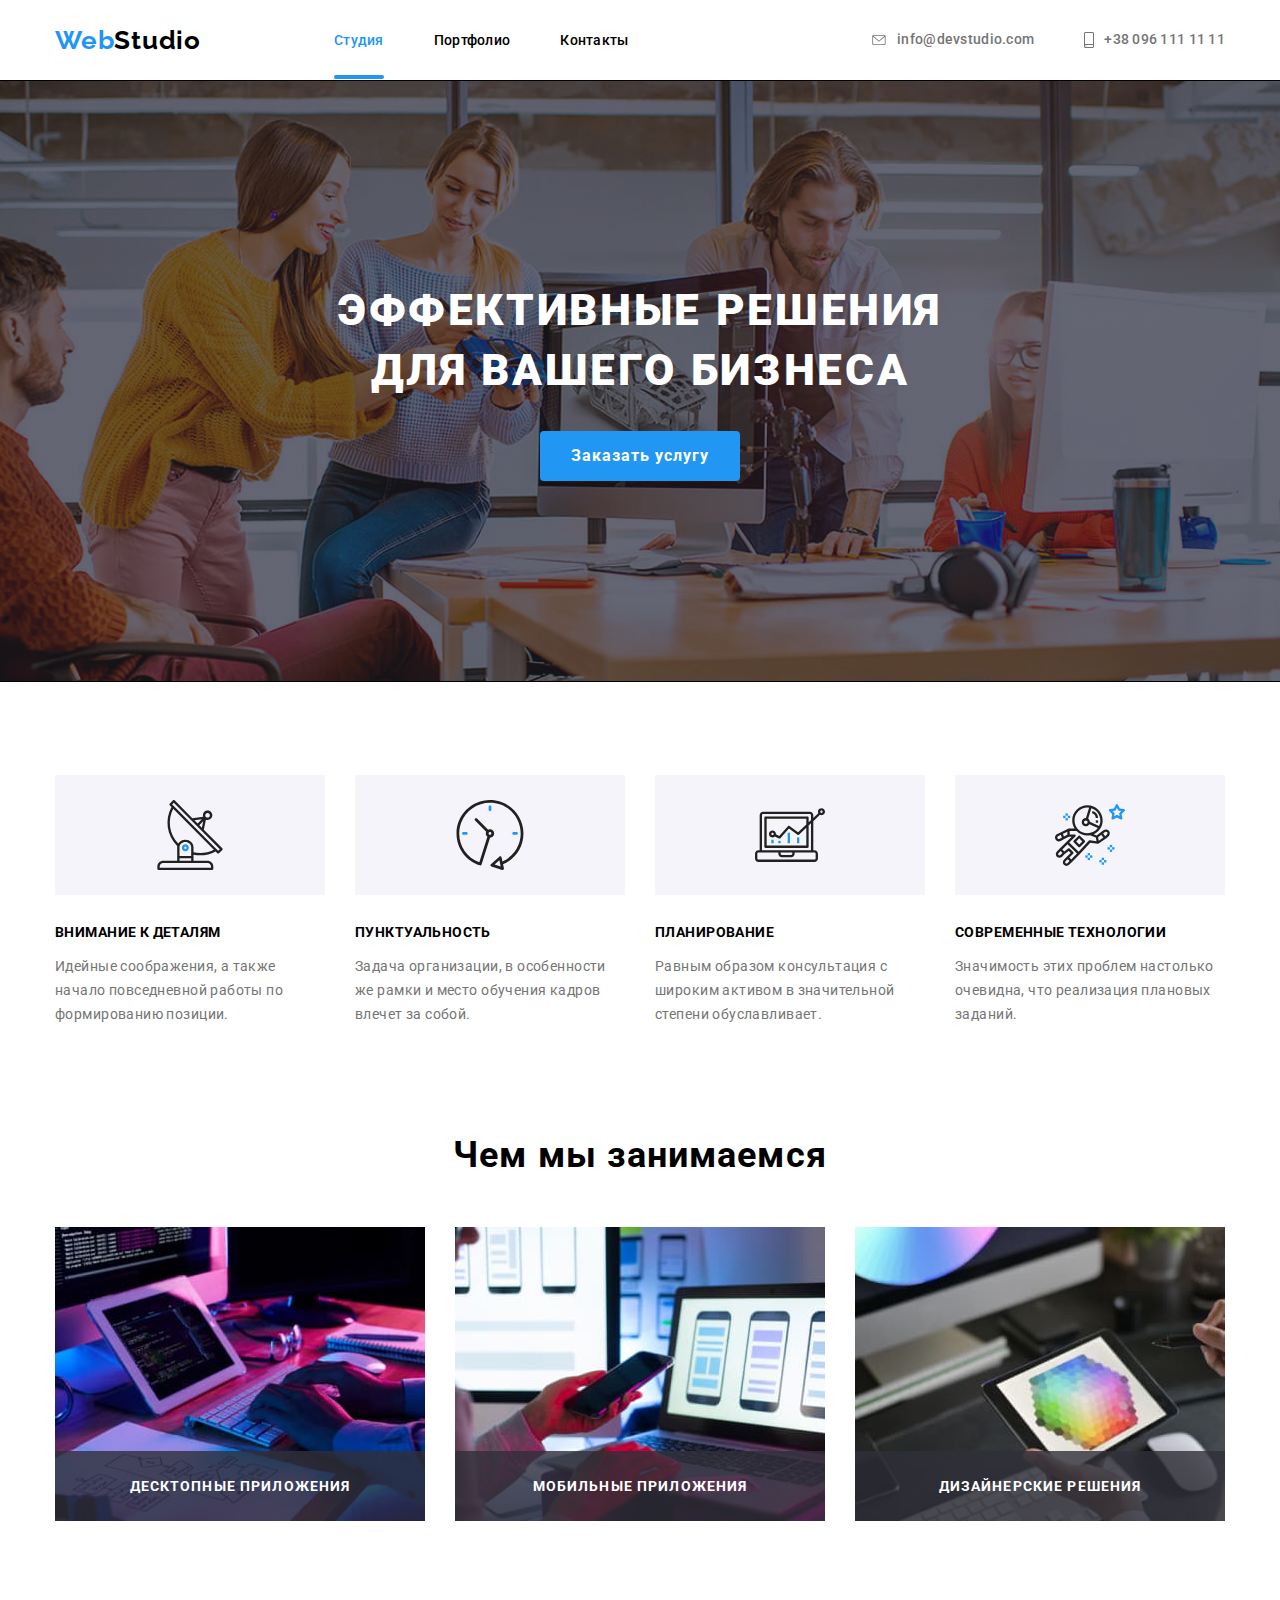
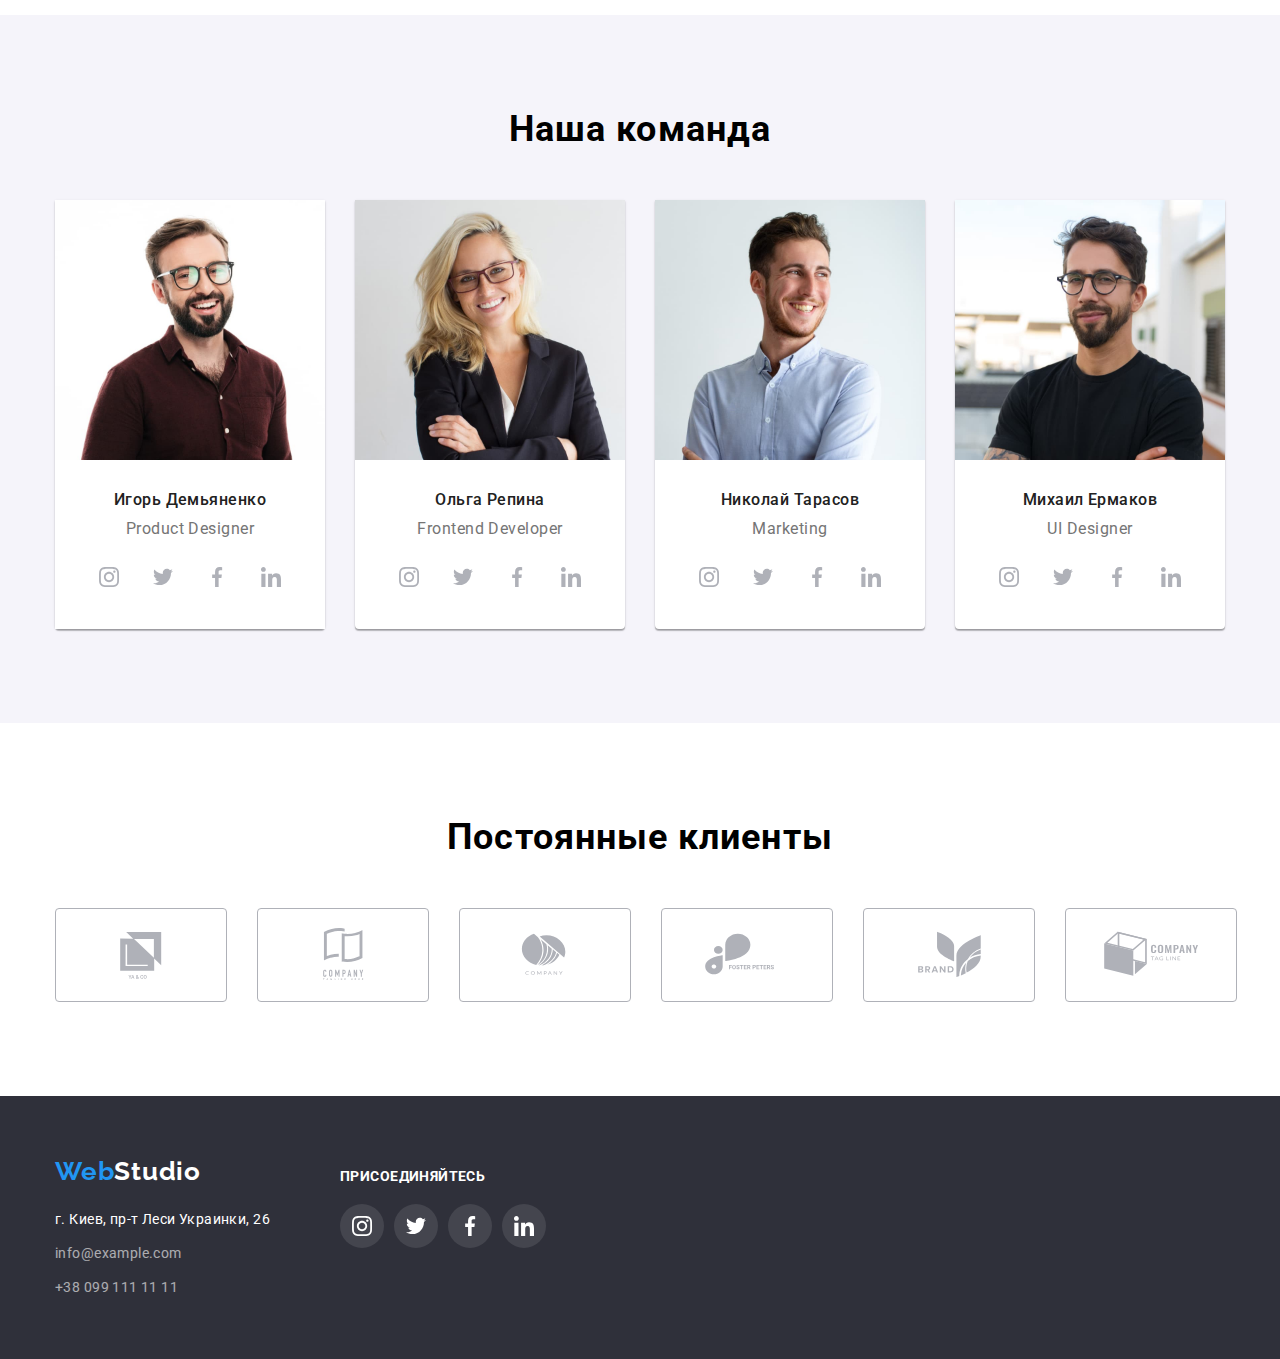
<file: index.html>
<!DOCTYPE html>
<html lang="ru">
  <head>
    <meta charset="UTF-8" />
    <meta http-equiv="X-UA-Compatible" content="IE=edge" />
    <meta name="viewport" content="width=device-width, initial-scale=1.0" />
    <title>WebStudio</title>
    <meta name="robots" content="nofollow" />
    <link rel="preconnect" href="https://fonts.gstatic.com" />
    <link
      href="https://fonts.googleapis.com/css2?family=Raleway:wght@700&family=Roboto:wght@400;500;700;900&display=swap"
      rel="stylesheet"
    />
    <link
      rel="stylesheet"
      href="https://cdnjs.cloudflare.com/ajax/libs/modern-normalize/1.0.0/modern-normalize.min.css"
    />
    <link rel="stylesheet" href="./css/styles.css" />
  </head>
  <body>
    <header class="header">
      <div class="container row">
        <div class="left-container">
          <nav class="navigation">
            <a class="logo links" href="/"
              ><span class="accent-blue">Web</span
              ><span class="accent-dark">Studio</span></a
            >
            <ul class="nav-list">
              <li class="nav-list-item">
                <a class="links nav current" href="./index.html">Студия</a>
              </li>
              <li class="nav-list-item">
                <a class="links nav" href="./portfolio.html">Портфолио</a>
              </li>
              <li class="nav-list-item">
                <a class="links nav" href="">Контакты</a>
              </li>
            </ul>
          </nav>
        </div>
        <div class="right-container">
          <ul class="contact-list">
            <li class="contact-list-item">
              <a class="links item nav top" href="mailto:info@devstudio.com">
                <svg class="contact-icons" width="16" height="10">
                  <use href="./symbol-defs.svg#icon-envelope-hover-2_c"></use>
                </svg>
                info@devstudio.com</a
              >
            </li>
            <li class="contact-list-item top">
              <a class="links item nav top" href="tel:+380961111111">
                <svg class="contact-icons" width="10" height="16">
                  <use href="./symbol-defs.svg#icon-smartphone-2-1_c"></use>
                </svg>
                +38 096 111 11 11</a
              >
            </li>
          </ul>
        </div>
      </div>
    </header>
    <main>
      <section class="dark-bg section overlay">
        <div>
          <h1 class="slogan">Эффективные решения для вашего бизнеса</h1>
          <button class="btn" data-modal-open type="button">
            Заказать услугу
          </button>
        </div>
      </section>
      <section class="section column">
        <div class="container pros" <div class="details">
          <h2 class="visually-hidden">Преимущества нашей компании</h2>
          <ul class="list">
            <li class="list-item pros">
              <h3 class="feature">Внимание к деталям</h3>
              <p class="ftr-text">
                Идейные соображения, а также начало повседневной работы по
                формированию позиции.
              </p>
            </li>
            <li class="list-item pros">
              <h3 class="feature">Пунктуальность</h3>
              <p class="ftr-text">
                Задача организации, в особенности же рамки и место обучения
                кадров влечет за собой.
              </p>
            </li>
            <li class="list-item pros">
              <h3 class="feature">Планирование</h3>
              <p class="ftr-text">
                Равным образом консультация с широким активом в значительной
                степени обуславливает.
              </p>
            </li>
            <li class="list-item pros">
              <h3 class="feature">Современные технологии</h3>
              <p class="ftr-text">
                Значимость этих проблем настолько очевидна, что реализация
                плановых заданий.
              </p>
            </li>
          </ul>
        </div>
      </section>
      <section class="section services">
        <div class="container">
          <h2 class="title">Чем мы занимаемся</h2>
          <ul class="list">
            <li class="list-item items-three">
              <div>
                <img
                  width="370"
                  src="./images/box1.jpg"
                  alt="decorative photo"
                />
                <div class="decorative">Десктопные приложения</div>
              </div>
            </li>
            <li class="list-item items-three">
              <img width="370" src="./images/box2.jpg" alt="decorative photo" />
              <div class="decorative">Мобильные приложения</div>
            </li>

            <li class="list-item items-three">
              <img width="370" src="./images/box3.jpg" alt="decorative photo" />
              <div class="decorative">Дизайнерские решения</div>
            </li>
          </ul>
        </div>
      </section>
      <section class="section bg-gray">
        <div class="container">
          <h2 class="title">Наша команда</h2>
          <ul class="list">
            <li class="list-item team">
              <img
                width="270"
                src="./images/img2.jpg"
                alt="сотрудник предприятия"
              />
              <div class="description">
                <h3 class="name">Игорь Демьяненко</h3>
                <p class="job">Product Designer</p>
                <ul class="list socials">
                  <li class="links socials">
                    <a class="media" href="/">
                      <svg class="soc-med">
                        <use href="./symbol-defs.svg#icon-instagram"></use>
                      </svg>
                    </a>
                  </li>
                  <li class="links socials">
                    <a class="media" href="/">
                      <svg class="soc-med">
                        <use href="./symbol-defs.svg#icon-twitter"></use>
                      </svg>
                    </a>
                  </li>
                  <li class="links socials">
                    <a class="media" href="/">
                      <svg class="soc-med">
                        <use href="./symbol-defs.svg#icon-facebook"></use>
                      </svg>
                    </a>
                  </li>
                  <li class="links socials">
                    <a class="media" href="/">
                      <svg class="soc-med">
                        <use href="./symbol-defs.svg#icon-linkedin"></use>
                      </svg>
                    </a>
                  </li>
                </ul>
              </div>
            </li>
            <li class="list-item team">
              <img
                width="270"
                src="./images/img3.jpg"
                alt="сотрудник предприятия"
              />
              <div class="description">
                <h3 class="name">Ольга Репина</h3>
                <p class="job">Frontend Developer</p>
                <ul class="list">
                  <li class="links socials">
                    <a class="media" href="/">
                      <svg class="soc-med">
                        <use href="./symbol-defs.svg#icon-instagram"></use>
                      </svg>
                    </a>
                  </li>
                  <li class="links socials">
                    <a class="media" href="/">
                      <svg class="soc-med">
                        <use href="./symbol-defs.svg#icon-twitter"></use>
                      </svg>
                    </a>
                  </li>
                  <li class="links socials">
                    <a class="media" href="/">
                      <svg class="soc-med">
                        <use href="./symbol-defs.svg#icon-facebook"></use>
                      </svg>
                    </a>
                  </li>
                  <li class="links socials">
                    <a class="media" href="/">
                      <svg class="soc-med">
                        <use href="./symbol-defs.svg#icon-linkedin"></use>
                      </svg>
                    </a>
                  </li>
                </ul>
              </div>
            </li>
            <li class="list-item team">
              <img
                width="270"
                src="./images/img4.jpg"
                alt="сотрудник предприятия"
              />
              <div class="description">
                <h3 class="name">Николай Тарасов</h3>
                <p class="job">Marketing</p>
                <ul class="list">
                  <li class="links socials">
                    <a class="media" href="/">
                      <svg class="soc-med">
                        <use href="./symbol-defs.svg#icon-instagram"></use>
                      </svg>
                    </a>
                  </li>
                  <li class="links socials">
                    <a class="media" href="/">
                      <svg class="soc-med">
                        <use href="./symbol-defs.svg#icon-twitter"></use>
                      </svg>
                    </a>
                  </li>
                  <li class="links socials">
                    <a class="media" href="/">
                      <svg class="soc-med">
                        <use href="./symbol-defs.svg#icon-facebook"></use>
                      </svg>
                    </a>
                  </li>
                  <li class="links socials">
                    <a class="media" href="/">
                      <svg class="soc-med">
                        <use href="./symbol-defs.svg#icon-linkedin"></use>
                      </svg>
                    </a>
                  </li>
                </ul>
              </div>
            </li>
            <li class="list-item team">
              <img
                width="270"
                src="./images/img5.jpg"
                alt="сотрудник предприятия"
              />
              <div class="description">
                <h3 class="name">Михаил Ермаков</h3>
                <p class="job">UI Designer</p>
                <ul class="list">
                  <li class="links socials">
                    <a class="media" href="/">
                      <svg class="soc-med">
                        <use href="./symbol-defs.svg#icon-instagram"></use>
                      </svg>
                    </a>
                  </li>
                  <li class="links socials">
                    <a class="media" href="/">
                      <svg class="soc-med">
                        <use href="./symbol-defs.svg#icon-twitter"></use>
                      </svg>
                    </a>
                  </li>
                  <li class="links socials">
                    <a class="media" href="/">
                      <svg class="soc-med">
                        <use href="./symbol-defs.svg#icon-facebook"></use>
                      </svg>
                    </a>
                  </li>
                  <li class="links socials">
                    <a class="media" href="/">
                      <svg class="soc-med">
                        <use href="./symbol-defs.svg#icon-linkedin"></use>
                      </svg>
                    </a>
                  </li>
                </ul>
              </div>
            </li>
          </ul>
        </div>
      </section>
      <section class="section">
        <div class="container">
          <h2 class="title">Постоянные клиенты</h2>
          <ul class="list">
            <li class="links customers">
              <a class="clients icon" href="/">
                <svg class="icon-client-1">
                  <use href="./symbol-defs.svg#icon-Client-1-4"></use>
                </svg>
              </a>
            </li>
            <li class="links customers">
              <a class="clients icon" href="/">
                <svg class="icon-client-1">
                  <use href="./symbol-defs.svg#icon-Client-2-2"></use>
                </svg>
              </a>
            </li>
            <li class="links customers">
              <a class="clients icon" href="/">
                <svg class="icon-client-1">
                  <use href="./symbol-defs.svg#icon-Client-3-2"></use>
                </svg>
              </a>
            </li>
            <li class="links customers">
              <a class="clients icon" href="/">
                <svg class="icon-client-1">
                  <use href="./symbol-defs.svg#icon-Client-4-2"></use>
                </svg>
              </a>
            </li>
            <li class="links customers">
              <a class="clients icon" href="/">
                <svg class="icon-client-1">
                  <use href="./symbol-defs.svg#icon-Client-5-2"></use>
                </svg>
              </a>
            </li>
            <li class="links customers">
              <a class="clients icon" href="/">
                <svg class="icon-client-1">
                  <use href="./symbol-defs.svg#icon-Client-6-2"></use>
                </svg>
              </a>
            </li>
          </ul>
        </div>
      </section>
    </main>
    <footer class="footer footer-content">
      <div class="container row">
        <div class="info">
          <a class="logo links" href="/"
            ><span class="accent-blue">Web</span
            ><span class="accent-white">Studio</span></a
          >
          <address class="address">
            <p class="location">г. Киев, пр-т Леси Украинки, 26</p>
            <div class="contact">
              <a class="links" href="mailto:info@example.com"
                >info@example.com</a
              >
            </div>
            <a class="links contact" href="tel:+380991111111"
              >+38 099 111 11 11</a
            >
          </address>
        </div>
        <div class="footer-socials">
          <h2 class="join">Присоединяйтесь</h2>
          <ul class="list">
            <li>
              <a href="" class="footer-icons">
                <svg class="ft-ic" width="20" height="20">
                  <use href="./symbol-defs.svg#icon-instagram"></use>
                </svg>
              </a>
            </li>
            <li>
              <a href="" class="footer-icons">
                <svg class="ft-ic" width="20" height="20">
                  <use href="./symbol-defs.svg#icon-twitter"></use>
                </svg>
              </a>
            </li>
            <li>
              <a href="" class="footer-icons"
                ><svg class="ft-ic" width="20" height="20">
                  <use href="./symbol-defs.svg#icon-facebook"></use>
                </svg>
              </a>
            </li>
            <li>
              <a href="" class="footer-icons">
                <svg class="ft-ic" width="20" height="20">
                  <use href="./symbol-defs.svg#icon-linkedin"></use>
                </svg>
              </a>
            </li>
          </ul>
        </div>
      </div>
    </footer>
    <div class="backdrop is-hidden" data-backdrop>
      <div class="modal">
        <button class="modal-close" data-modal-close type="button">
          <svg class="modal-icon" width="18" height="18">
            <use href="./symbol-defs.svg#close-button"></use>
          </svg>
        </button>
      </div>
    </div>
    <script src="./js/modal.js"></script>
  </body>
</html>
</file>
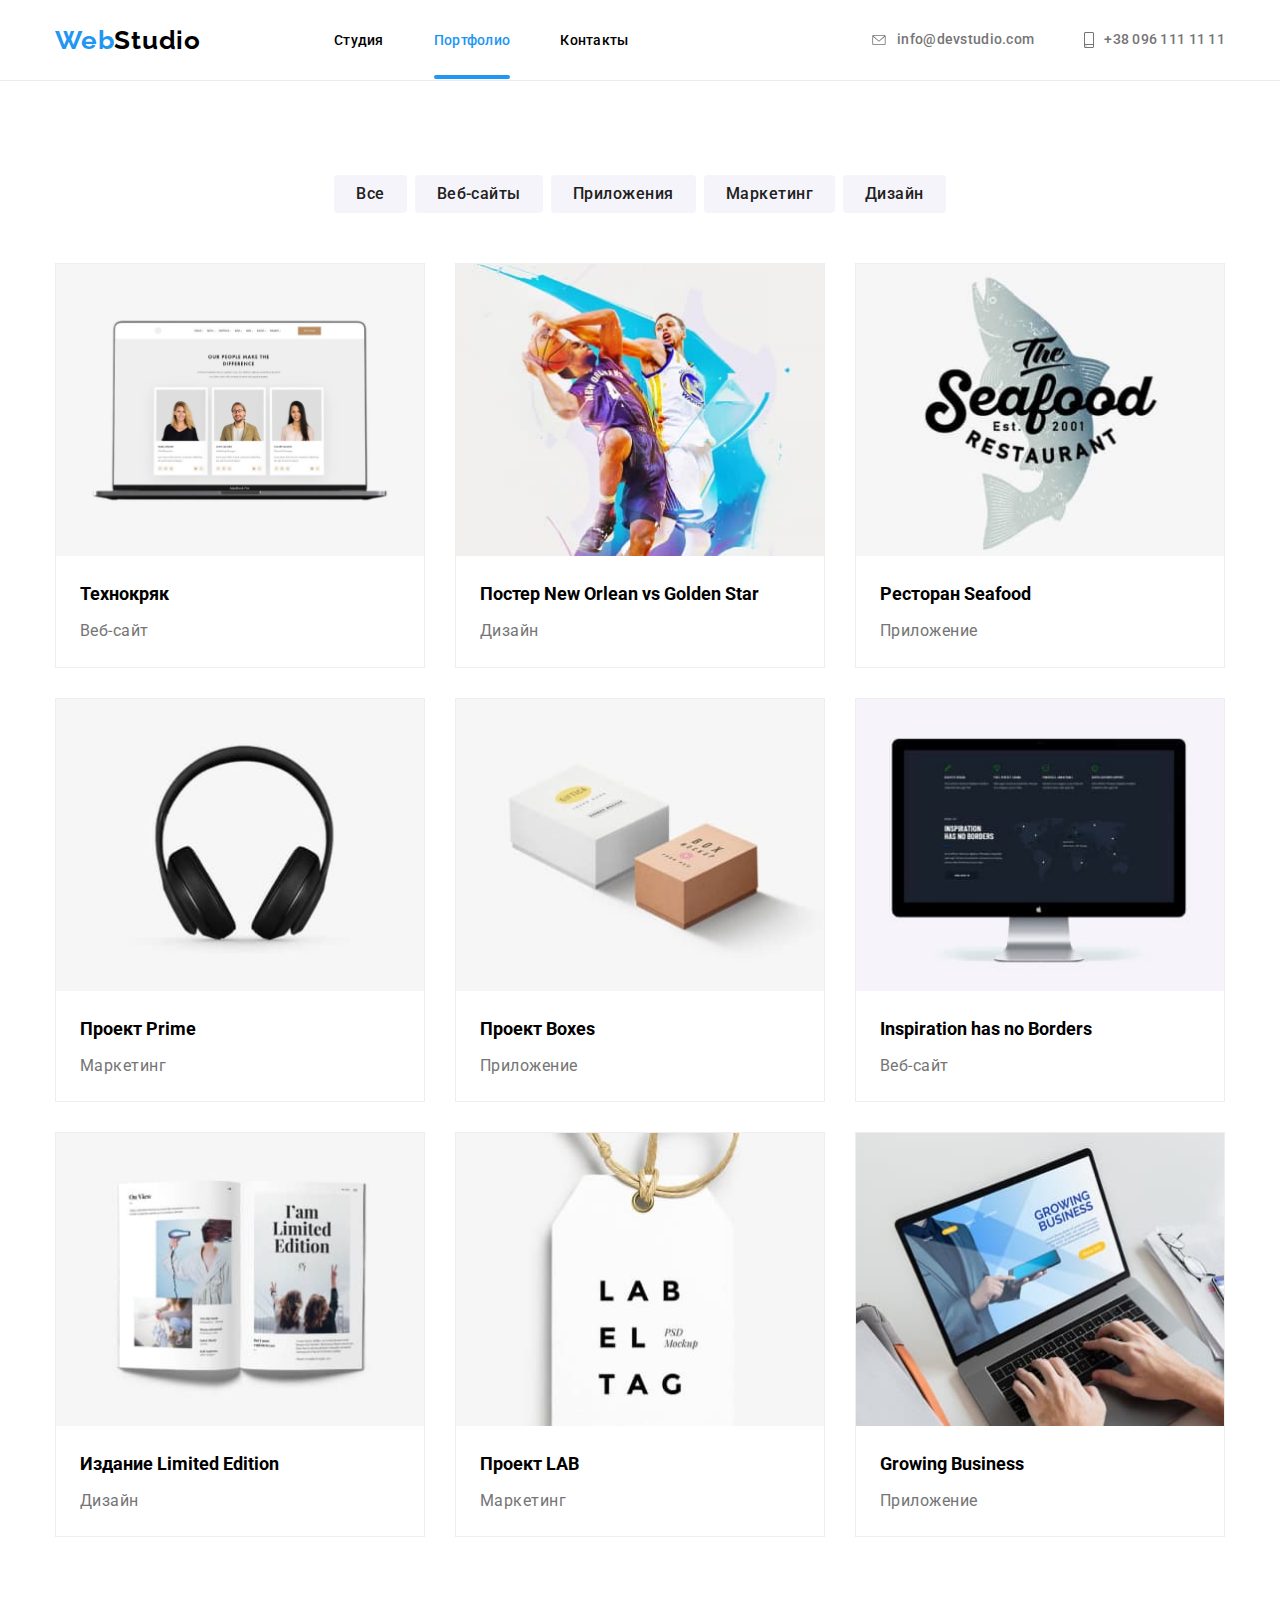
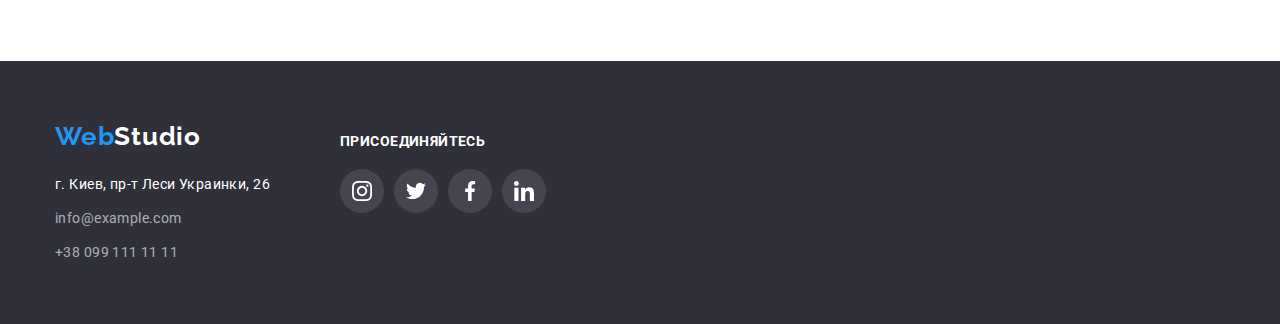
<file: portfolio.html>
<!DOCTYPE html>
<html lang="en">
  <head>
    <meta charset="UTF-8" />
    <meta http-equiv="X-UA-Compatible" content="IE=edge" />
    <meta name="viewport" content="width=device-width, initial-scale=1.0" />
    <title>Portfolio</title>
    <link rel="preconnect" href="https://fonts.gstatic.com" />
    <meta name="robots" content="nofollow" />
    <link rel="preconnect" href="https://fonts.gstatic.com" />
    <link
      href="https://fonts.googleapis.com/css2?family=Raleway:wght@700&family=Roboto:wght@400;500;700;900&display=swap"
      rel="stylesheet"
    />
    <link
      rel="stylesheet"
      href="https://cdnjs.cloudflare.com/ajax/libs/modern-normalize/1.0.0/modern-normalize.min.css"
    />
    <link rel="stylesheet" href="./css/styles.css" />
  </head>
  <body>
    <header class="header">
      <div class="container row">
        <div class="left-container">
          <nav class="navigation">
            <a class="logo links" href="/"
              ><span class="accent-blue">Web</span
              ><span class="accent-dark">Studio</span></a
            >
            <ul class="nav-list">
              <li class="nav-list-item">
                <a class="links nav" href="./index.html">Студия</a>
              </li>
              <li class="nav-list-item">
                <a class="links nav current" href="./portfolio.html"
                  >Портфолио</a
                >
              </li>
              <li class="nav-list-item">
                <a class="links nav" href="">Контакты</a>
              </li>
            </ul>
          </nav>
        </div>
        <div class="right-container">
          <ul class="contact-list">
            <li class="contact-list-item">
              <a class="links item nav top" href="mailto:info@devstudio.com">
                <svg class="contact-icons" width="16" height="10">
                  <use href="./symbol-defs.svg#icon-envelope-hover-2_c"></use>
                </svg>
                info@devstudio.com</a
              >
            </li>
            <li class="contact-list-item top">
              <a class="links item nav top" href="tel:+380961111111">
                <svg class="contact-icons" width="10" height="16">
                  <use href="./symbol-defs.svg#icon-smartphone-2-1_c"></use>
                </svg>
                +38 096 111 11 11</a
              >
            </li>
          </ul>
        </div>
      </div>
    </header>
    <main>
      <section class="section">
        <div class="container column">
          <ul class="list menu">
            <li><button class="btn filters" type="button">Все</button></li>
            <li>
              <button class="btn filters" type="button">Веб-сайты</button>
            </li>
            <li>
              <button class="btn filters" type="button">Приложения</button>
            </li>
            <li>
              <button class="btn filters" type="button">Маркетинг</button>
            </li>
            <li><button class="btn filters" type="button">Дизайн</button></li>
          </ul>
          <div class="cards">
            <ul class="list">
              <li>
                <a class="links pj-card" href="">
                  <div class="bg-overlay">
                    <img width="370" src="./images/img6.jpg" alt="poster" />
                    <div class="card-backdrop">
                      <p>
                        Технокряк это современная площадка распространения
                        коронавируса. Компании используют эту платформу для
                        цифрового шпионажа и атак на защищённые сервера
                        конкурентов.
                      </p>
                    </div>
                  </div>
                  <div class="description">
                    <h3 class="project">Технокряк</h3>
                    <p class="project-type">Веб-сайт</p>
                  </div>
                </a>
              </li>
              <li>
                <a class="links pj-card" href="">
                  <div class="bg-overlay">
                    <img width="370" src="./images/img7.jpg" alt="poster" />
                    <div class="card-backdrop">
                      <p>
                        Технокряк это современная площадка распространения
                        коронавируса. Компании используют эту платформу для
                        цифрового шпионажа и атак на защищённые сервера
                        конкурентов.
                      </p>
                    </div>
                  </div>
                  <div class="description">
                    <h3 class="project">Постер New Orlean vs Golden Star</h3>
                    <p class="project-type">Дизайн</p>
                  </div>
                </a>
              </li>
              <li>
                <a class="links pj-card" href="">
                  <div class="bg-overlay">
                    <img width="370" src="./images/img8.jpg" alt="restaurant" />
                    <div class="card-backdrop">
                      <p>
                        Технокряк это современная площадка распространения
                        коронавируса. Компании используют эту платформу для
                        цифрового шпионажа и атак на защищённые сервера
                        конкурентов.
                      </p>
                    </div>
                  </div>
                  <div class="description">
                    <h3 class="project">Ресторан Seafood</h3>
                    <p class="project-type">Приложение</p>
                  </div>
                </a>
              </li>
              <li>
                <a class="links pj-card" href="">
                  <div class="bg-overlay">
                    <img width="370" src="./images/img9.jpg" alt="project" />
                    <div class="card-backdrop">
                      <p>
                        Технокряк это современная площадка распространения
                        коронавируса. Компании используют эту платформу для
                        цифрового шпионажа и атак на защищённые сервера
                        конкурентов.
                      </p>
                    </div>
                  </div>
                  <div class="description">
                    <h3 class="project">Проект Prime</h3>
                    <p class="project-type">Маркетинг</p>
                  </div>
                </a>
              </li>
              <li>
                <a class="links pj-card" href="">
                  <div class="bg-overlay">
                    <img
                      width="370"
                      src="./images/img10.jpg"
                      alt="application"
                    />
                    <div class="card-backdrop">
                      <p>
                        Технокряк это современная площадка распространения
                        коронавируса. Компании используют эту платформу для
                        цифрового шпионажа и атак на защищённые сервера
                        конкурентов.
                      </p>
                    </div>
                  </div>
                  <div class="description">
                    <h3 class="project">Проект Boxes</h3>
                    <p class="project-type">Приложение</p>
                  </div>
                </a>
              </li>
              <li>
                <a class="links pj-card" href="">
                  <div class="bg-overlay">
                    <img width="370" src="./images/img11.jpg" alt="website" />
                    <div class="card-backdrop">
                      <p>
                        Технокряк это современная площадка распространения
                        коронавируса. Компании используют эту платформу для
                        цифрового шпионажа и атак на защищённые сервера
                        конкурентов.
                      </p>
                    </div>
                  </div>
                  <div class="description">
                    <h3 class="project">Inspiration has no Borders</h3>
                    <p class="project-type">Веб-сайт</p>
                  </div></a
                >
              </li>
              <li>
                <a class="links pj-card" href="">
                  <div class="bg-overlay">
                    <img width="370" src="./images/img12.jpg" alt="design" />
                    <div class="card-backdrop">
                      <p>
                        Технокряк это современная площадка распространения
                        коронавируса. Компании используют эту платформу для
                        цифрового шпионажа и атак на защищённые сервера
                        конкурентов.
                      </p>
                    </div>
                  </div>
                  <div class="description">
                    <h3 class="project">Издание Limited Edition</h3>
                    <p class="project-type">Дизайн</p>
                  </div></a
                >
              </li>
              <li>
                <a class="links pj-card" href="">
                  <div class="bg-overlay">
                    <img width="370" src="./images/img13.jpg" alt="Marketing" />
                    <div class="card-backdrop">
                      <p>
                        Технокряк это современная площадка распространения
                        коронавируса. Компании используют эту платформу для
                        цифрового шпионажа и атак на защищённые сервера
                        конкурентов.
                      </p>
                    </div>
                  </div>
                  <div class="description">
                    <h3 class="project">Проект LAB</h3>
                    <p class="project-type">Маркетинг</p>
                  </div></a
                >
              </li>
              <li>
                <a class="links pj-card" href="">
                  <div class="bg-overlay">
                    <img
                      width="370"
                      src="./images/img14.jpg"
                      alt="restaurant-logo"
                    />
                    <div class="card-backdrop">
                      <p>
                        Технокряк это современная площадка распространения
                        коронавируса. Компании используют эту платформу для
                        цифрового шпионажа и атак на защищённые сервера
                        конкурентов.
                      </p>
                    </div>
                  </div>
                  <div class="description">
                    <h3 class="project">Growing Business</h3>
                    <p class="project-type">Приложение</p>
                  </div></a
                >
              </li>
            </ul>
          </div>
        </div>
      </section>
    </main>
    <footer class="footer footer-content">
      <div class="container row">
        <div class="info">
          <a class="logo links" href="/"
            ><span class="accent-blue">Web</span
            ><span class="accent-white">Studio</span></a
          >
          <address class="address">
            <p class="location">г. Киев, пр-т Леси Украинки, 26</p>
            <div class="contact">
              <a class="links" href="mailto:info@example.com"
                >info@example.com</a
              >
            </div>
            <a class="links contact" href="tel:+380991111111"
              >+38 099 111 11 11</a
            >
          </address>
        </div>
        <div class="footer-socials">
          <h2 class="join">Присоединяйтесь</h2>
          <ul class="list">
            <li>
              <a href="" class="footer-icons">
                <svg class="ft-ic" width="20" height="20">
                  <use href="./symbol-defs.svg#icon-instagram"></use>
                </svg>
              </a>
            </li>
            <li>
              <a href="" class="footer-icons">
                <svg class="ft-ic" width="20" height="20">
                  <use href="./symbol-defs.svg#icon-twitter"></use>
                </svg>
              </a>
            </li>
            <li>
              <a href="" class="footer-icons"
                ><svg class="ft-ic" width="20" height="20">
                  <use href="./symbol-defs.svg#icon-facebook"></use>
                </svg>
              </a>
            </li>
            <li>
              <a href="" class="footer-icons">
                <svg class="ft-ic" width="20" height="20">
                  <use href="./symbol-defs.svg#icon-linkedin"></use>
                </svg>
              </a>
            </li>
          </ul>
        </div>
      </div>
    </footer>
  </body>
</html>
</file>
<file: css/styles.css>
:root {
  --main-text-cl: #757575;
  --title-cl: #212121;
  --accent-cl: #2196f3;
  --accent-dark: #000000;

  --dark-bg: #2f303a;
  --light-bg: #f5f4fa;
  --white-bg: #ffffff;

  --main-font: "Roboto", sans-serif;
  --logo-font: "Raleway", sans-serif;
}
body {
  font-family: "Roboto", sans-serif;
  font-display: swap;
  font-family: var(--main-font);
  font-display: swap;
}
h1,
h2,
h3,
p {
  margin-top: 0;
}
html {
  box-sizing: border-box;
}
img {
  display: block;
  max-width: 100%;
  width: 100%;
  height: auto;
}
main {
  width: 100%;
}
* *::before *::after {
  box-sizing: inherit;
}
.bg-gray {
  background-color: var(--light-bg);
}
.container {
  width: 1200px;
  height: 100%;
  padding: 0 15px 0 15px;
  margin: 0 auto;
}
.container.pros {
  align-items: center;
  justify-content: center;
}
.container.row {
  flex-direction: row;
  display: flex;
}
.container .left-container,
.container .right-container {
  width: 100%;
}
.right-container {
  display: flex;
  align-items: center;
}
.navigation {
  display: flex;
  align-items: center;
}
.nav-list {
  display: flex;
  width: 100%;
  margin-left: 93px;
}
.nav-list-item {
  list-style: none;
  margin: 0;
  padding: 0;
  margin-right: 50px;
}
.nav-list-item:last-child {
  margin-right: 0;
}
.contact-list {
  display: flex;
  justify-content: flex-end;
  width: 100%;
}
.contact-list-item {
  list-style: none;
  margin: 0;
  padding: 0;
  margin-right: 50px;
}
.contact-list-item:last-child {
  margin-right: 0;
}
.header {
  border-bottom: 1px solid #ececec;
}
.section {
  padding: 94px 0 94px 0;
  display: flex;
  align-items: center;
  justify-content: center;
}
.services {
  padding: 0 0 94px 0;
}
.logo {
  font-family: var(--logo-font);
  font-weight: 700;
  font-size: 26px;
  line-height: 1.2;
  letter-spacing: 0.03em;
}
.header .logo {
  margin-top: 25px;
  margin-bottom: 24px;
}
.accent-dark {
  color: var(--accent-cl);
  text-align: center;
}
.slogan {
  max-width: 690px;
  font-weight: 900;
  font-size: 44px;
  line-height: 1.36;
  color: var(--white-bg);
  letter-spacing: 0.06em;
  text-transform: uppercase;
  margin: auto;
  padding-bottom: 30px;
}
.btn {
  vertical-align: bottom;
  font-family: inherit;
  font-weight: 700;
  font-size: 16px;
  letter-spacing: 0.06em;
  background-color: var(--accent-cl);
  color: #ffffff;
  cursor: pointer;
  min-width: 200px;
  min-height: 50px;
  border-radius: 4px;
  border: none;
  transition-property: color, background-color;
  transition-duration: 250ms;
  transition-timing-function: cubic-bezier(0.4, 0, 0.2, 1);
}
.nav {
  font-weight: 500;
  font-size: 14px;
  line-height: 1.14;
  letter-spacing: 0.02em;
}
a.links.nav.current {
  color: var(--accent-cl);
}
a.links.nav.current::after {
  position: absolute;
  content: "";
  display: block;
  bottom: 0;
  background-color: var(--accent-cl);
  width: 100%;
  height: 4px;
  border-radius: 2px;
  margin-bottom: -31px;
}

.list-item.items-three {
  position: relative;
}
.decorative {
  position: absolute;
  display: block;
  bottom: 0;
  left: 0;
  text-align: center;
  height: 70px;
  width: 100%;
  background-color: rgba(47, 48, 58, 0.8);
  text-transform: uppercase;
  color: var(--white-bg);
  padding-top: 27px;
  padding-bottom: 27px;
  font-weight: 700;
  font-size: 14px;
  letter-spacing: 1.14px;
  font-family: var(--main-font);
  cursor: pointer;
}
.links {
  color: inherit;
  text-decoration: none;
  list-style: none;
  position: relative;
  transition-property: color;
  transition-duration: 250ms;
  transition-timing-function: cubic-bezier(0.4, 0, 0.2, 1);
}
.links:hover,
.links:focus {
  color: var(--accent-cl);
}
.item {
  color: var(--main-text-cl);
}
.list {
  display: flex;
  list-style: none;
  margin: 0;
  padding: 0;
}
.list-item {
  flex-basis: calc((100% - 90px) / 4);
  margin-right: 30px;
  display: flex;
  flex-direction: column;
}
.list-item.team {
  box-shadow: 0px 1px 3px rgba(0, 0, 0, 0.12), 0px 1px 1px rgba(0, 0, 0, 0.14),
    0px 2px 1px rgba(0, 0, 0, 0.2);
  border-radius: 0px 0px 4px 4px;
  background-color: white;
}
.list-item.items-three {
  flex-basis: calc((100% - 60px) / 3);
}
.list-item:last-child {
  margin-right: 0;
}
.list-item .description {
  background-color: var(--white-bg);
  display: flex;
  flex-direction: column;
  justify-content: center;
  align-items: center;
}
.list-item .description h3 {
  margin-top: 30px;
  margin-bottom: 10px;
}
.list-item .description p {
  margin-bottom: 16px;
}
.visually-hidden {
  position: absolute !important;
  clip: rect(1px 1px 1px 1px);
  clip: rect(1px, 1px, 1px, 1px);
  padding: 0 !important;
  border: 0 !important;
  height: 1px !important;
  width: 1px !important;
  overflow: hidden;
}
.feature {
  font-weight: 700;
  font-size: 14px;
  line-height: 1.14;
  letter-spacing: 0.03em;
  text-transform: uppercase;
}
.ftr-text {
  color: var(--main-text-cl);
  font-size: 14px;
  line-height: 1.71;
  letter-spacing: 0.03em;
}
.dark-bg {
  text-align: center;
  color: var(--white-bg);
  background-color: var(--dark-bg);
  height: 600px;
}
.accent-white {
  color: var(--white-bg);
}
.title {
  font-weight: 700;
  font-size: 36px;
  line-height: 1.16;
  letter-spacing: 0.03em;
  text-align: center;
  margin: 0;
  padding-bottom: 50px;
}
.name {
  color: var(--title-cl);
  font-weight: 500;
  font-size: 16px;
  line-height: 1.19;
  letter-spacing: 0.03em;
}
.job {
  color: var(--main-text-cl);
  font-size: 16px;
  line-height: 1.19;
  letter-spacing: 0.03em;
}
.footer {
  background-color: var(--dark-bg);
  color: var(--white-bg);
  font-weight: 400;
  font-size: 14px;
  line-height: 1.7;
  align-items: center;
  padding: 60px 0 60px 0;
}
.accent-blue {
  color: var(--accent-cl);
}
.footer .container {
  justify-content: flex-start;
  align-items: flex-start;
}

.footer .address {
  font-style: inherit;
  color: var(--white-bg);
  margin-top: 20px;
  text-align: initial;
}
.footer .location {
  color: var(--white-bg);
  font-size: 14px;
  letter-spacing: 0.03em;
  margin-bottom: 10px;
  white-space: nowrap;
}
.footer .contact {
  color: var(--white-bg);
  opacity: 0.6;
  font-size: 14px;
  letter-spacing: 0.03em;
  margin-bottom: 10px;
}
.accent-dark {
  color: var(--accent-dark);
}
.links:hover,
.links:focus {
  color: var(--accent-cl);
}

/* Стили страницы Portfolio */
.project {
  font-weight: 700;
  font-size: 18px;
  line-height: 2;
}
.pj-card:hover,
.pj-card:focus {
  box-shadow: 0px 1px 1px rgba(0, 0, 0, 0.12), 0px 4px 4px rgba(0, 0, 0, 0.06),
    1px 4px 6px rgba(0, 0, 0, 0.16);
}

.filters {
  font-weight: 500;
  letter-spacing: 0.03em;
  line-height: 1.6;
  background-color: var(--light-bg);
  color: var(--title-cl);
}
.btn.filters:hover,
.btn.filters:focus,
.btn.filters:active {
  background-color: var(--accent-cl);
  color: var(--white-bg);
  transition-property: color, background-color;
  transition-duration: 250ms;
  transition-timing-function: cubic-bezier(0.4, 0, 0.2, 1);
}
.project-type {
  color: var(--main-text-cl);
  font-size: 16px;
  line-height: 1.9;
  letter-spacing: 0.03em;
  margin: 0;
}

.list.menu {
  padding: 0px 210px 0px 210px;
  width: 100%;
  display: flex;
  justify-content: center;
  margin-bottom: 50px;
}
.btn.filters {
  min-width: auto;
  min-height: auto;
  padding: 6px 22px;
  border-radius: 4px;
  border: 0;
}
.btn:hover,
.btn:focus {
  background-color: var(--main-text-cl);
  box-shadow: 0px 4px 4px 0px #00000026;
  background-color: var(--accent-cl);
  box-shadow: 0px 3px 1px rgb(0 0 0 / 10%), 0px 1px 2px rgb(0 0 0 / 8%),
    0px 2px 2px rgb(0 0 0 / 12%);
}
.list.menu li:not(:last-child) {
  padding-right: 8px;
}
.cards .list {
  display: flex;
  flex-wrap: wrap;
}
.cards .list li {
  flex-basis: calc((100% - 60px) / 3);
  margin-right: 30px;
  border-bottom: solid 1px;
  display: flex;
  flex-direction: column;
  border: 1px solid #eeeeee;
  margin-bottom: 30px;
}
.cards .list li:nth-child(3n + 3) {
  margin-right: 0px;
}
.links .description {
  padding: 20px 24px;
  text-align: initial;
}
.links .description .project {
  margin-bottom: 4px;
}

.dark-bg.section {
  padding: 200px 0 200px 0;
}
.overlay {
  width: 100%;
  max-width: 1600px;
  height: 600px;
  margin: auto;
  background-size: cover;
  background-repeat: no-repeat;
  background-position: center;
  outline: 1px solid black;
  background-image: linear-gradient(
      rgba(47, 48, 58, 0.4),
      rgba(47, 48, 58, 0.4)
    ),
    url("../images/img (16).jpg");
}
.list-item.pros::before {
  display: block;
  content: "";
  height: 120px;
  width: 270px;
  background-size: contain;
  background-repeat: no-repeat;
  background-position: center;
  background-color: #f5f4fa;
  margin-bottom: 30px;
}
.list-item.pros:nth-child(1):before {
  background-image: url(../images/Group\ 1.svg);
}
.list-item.pros:nth-child(2):before {
  background-image: url(../images/Group\ 2.svg);
}
.list-item.pros:nth-child(3):before {
  background-image: url(../images/Group\ 3.svg);
}
.list-item.pros:nth-child(4):before {
  background-image: url(../images/Group\ 4.svg);
}

.clients {
  display: inline-flex;
  flex-direction: row;
  content: "";
  height: 92px;
  width: 170px;
}
.container.clients {
  display: flex;
}
.clients:last-child {
  margin-right: 0px;
}
.list .links {
  flex-basis: calc((100% - 150px) / 6);
  margin-right: 30px;
}
.list .links:last-child {
  margin-right: 0;
}
.icon-client-1 {
  width: 170px;
  height: 92px;
}
.customers {
  display: flex;
  border: 1px solid #afb1b8;
  border-radius: 4px;
}

.customers:hover,
.customers:focus {
  border: 1px solid var(--accent-cl);
}

.media {
  display: flex;
  border-radius: 50%;
  color: #afb1b8;
  width: 44px;
  height: 44px;
  transition-property: background-color;
  transition-duration: 250ms;
  transition-timing-function: cubic-bezier(0.4, 0, 0.2, 1);
}

.media:hover,
.media:focus {
  color: white;
  background-color: var(--accent-cl);
}
.soc-med {
  /* width: 44px;
  height: 44px; */
  fill: currentColor;
}

.list.socials {
  padding: 0px 30px 30px 30px;
}
.links.socials {
  margin-right: 10px;
}

.clients.icon {
  display: flex;
  color: #afb1b8;
  transition-property: color;
  transition-duration: 250ms;
  transition-timing-function: cubic-bezier(0.4, 0, 0.2, 1);
}
.list.clients {
  padding-right: 30px;
}

.clients.icon:hover,
.clients.icon:focus {
  display: flex;
  color: var(--accent-cl);
}

.icon-client-1 {
  fill: currentColor;
}
.top {
  color: #757575;
}
.contact-icons {
  margin-right: 10px;
  fill: currentColor;
}
.links.item.nav.top {
  display: flex;
  align-items: center;
  transition-property: color;
  transition-duration: 250ms;
  transition-timing-function: cubic-bezier(0.4, 0, 0.2, 1);
}
.links.item.nav.top:hover,
.links.item.nav.top:focus {
  color: var(--accent-cl);
}
.list .socials-icons-item {
  margin-right: 10px;
}
.join {
  margin: 0;
  padding-bottom: 20px;
  font-weight: bold;
  font-size: 14px;
  line-height: 16px;
  letter-spacing: 0.03em;
  text-transform: uppercase;
  color: var(--white-accent-color);
}
.footer-icons {
  padding: 0;
  display: flex;
  width: 44px;
  height: 44px;
  border-radius: 50%;
  background-color: rgba(255, 255, 255, 0.1);
  margin-right: 10px;
}
.footer-icons {
  display: flex;
  border-radius: 50%;
  color: var(--white-bg);
  align-items: center;
  transition-property: color, background-color;
  transition-duration: 250ms;
  transition-timing-function: cubic-bezier(0.4, 0, 0.2, 1);
}
.ft-ic {
  fill: currentColor;
  width: 44px;
  height: 44px;
}
.footer-icons:hover,
.footer-icons:focus {
  color: white;
  background-color: var(--accent-cl);
}
.footer-socials {
  padding-top: 12px;
}
/* .footer.row {
  margin-right: 70px;
} */
.info {
  margin-right: 70px;
}
.bg-overlay {
  position: relative;
}
.card-backdrop {
  position: absolute;
  top: 0;
  right: 0;
  background-color: rgba(33, 150, 243, 0.9);
  height: 100%;
  width: 100%;
  color: var(--white-bg);
  padding: 63px 24px;
  font-family: var(--main-font);
  line-height: 1.55;
  letter-spacing: 0.03em;
  font-weight: 400;
  opacity: 0;
  transform: translateY(100%);
  transition: transform 250ms cubic-bezier(0.4, 0, 0.2, 1),
    opacity 250ms cubic-bezier(0.4, 0, 0.2, 1);
}
.backdrop {
  position: fixed;
  top: 0;
  bottom: 0;
  width: 100%;
  height: 100%;
  background-color: rgba(0, 0, 0, 0.2);
  opacity: 1;
}
.backdrop.is-hidden {
  opacity: 0;
  pointer-events: none;
}
.modal {
  position: absolute;
  transform: translate(-50%, -50%);
  top: 50%;
  left: 50%;
  width: 528px;
  height: 581px;
  background: var(--white-bg);
  box-shadow: 0px 1px 3px rgba(0, 0, 0, 0.12), 0px 1px 1px rgba(0, 0, 0, 0.14),
    0px 2px 1px rgba(0, 0, 0, 0.2);
  border-radius: 4px;
}
.modal-close {
  position: absolute;
  top: 15px;
  right: 15px;
  display: flex;
  outline: none;
  border: 1px solid rgba(0, 0, 0, 0.1);
  border-radius: 50%;
  justify-content: center;
  align-items: center;
  cursor: pointer;
  width: 30px;
  height: 30px;
  background-color: #fff;
}
.modal-close:hover {
  border: 1px solid var(--accent-cl);
}
.modal-close:hover .modal-icon {
  fill: var(--accent-cl);
}
.links:hover .card-backdrop {
  opacity: 1;
  transform: translateY(0%);
  transition: transform 250ms cubic-bezier(0.4, 0, 0.2, 1);
}
.bg-overlay {
  overflow: hidden;
}
</file>
